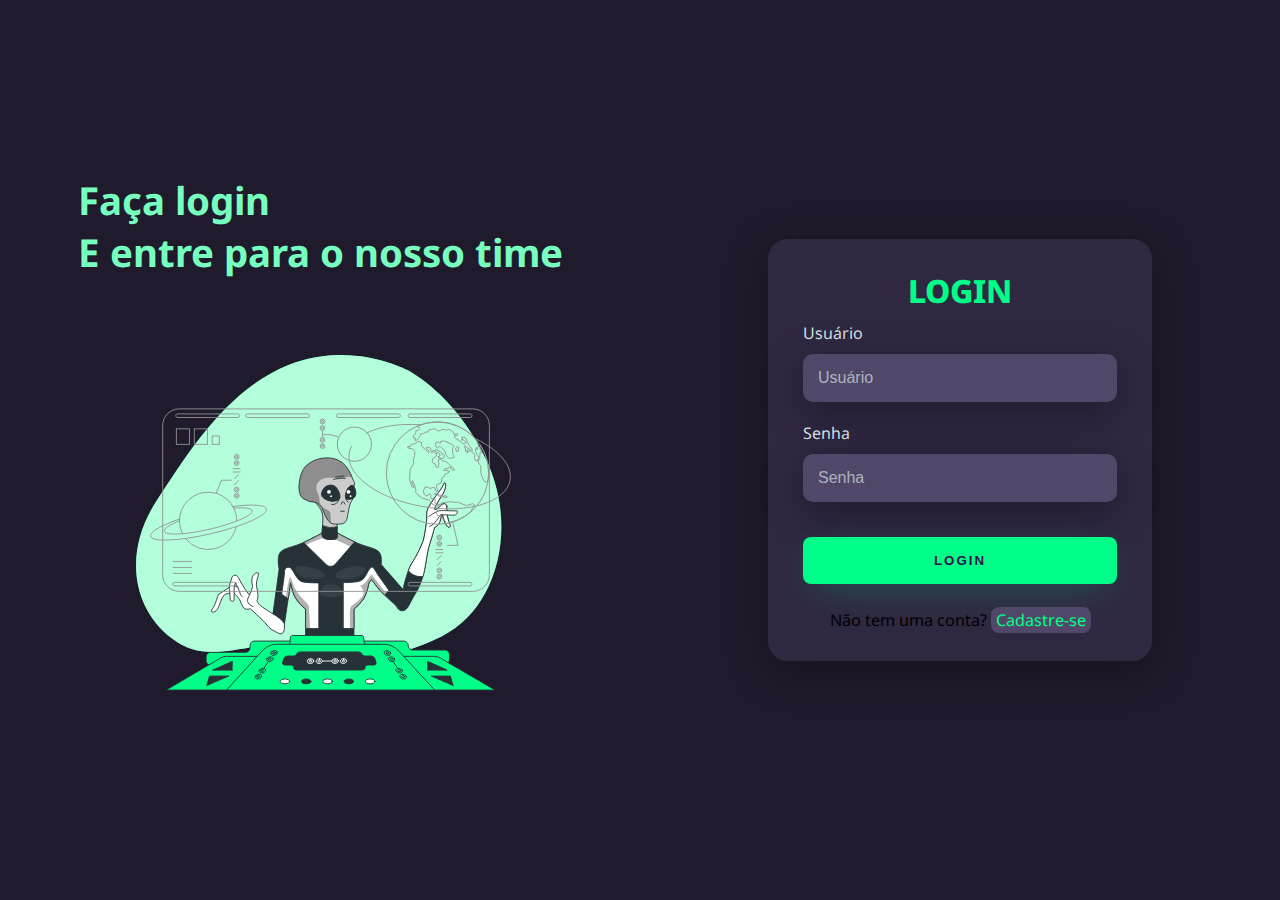
<file: index.html>
<!DOCTYPE html>
<html lang="pt-br">
<head>
    <meta charset="UTF-8">
    <meta http-equiv="X-UA-Compatible" content="IE=edge">
    <meta name="viewport" content="width=device-width, initial-scale=1.0">
    <link rel="stylesheet" href="style.css">
    <title>Login</title>
</head>
<body>
    <div class="main-login">
        <div class="left-login">
            <h1>Faça login<br>E entre para o nosso time</h1>
            <img src="sources/alien-science-animate.svg" class="left-login-image" alt="Alien animação">
        </div>
        <div class="right-login">
            <div class="card-login">
                <h1>LOGIN</h1>
                <div class="textfield">
                    <label for="usuario">Usuário</label>
                    <input type="text" name="usuario" placeholder="Usuário" autocomplete="no">
                </div>
                <div class="textfield">
                    <label for="senha">Senha</label>
                    <input type="password" name="senha" placeholder="Senha" autocomplete="no">
                </div>
                <button class="btn-login"><a href="main-page.html">Login</a></button>
                <label for="cadastro" class="cadastro1">Não tem uma conta? <a href="cadastro.html" class="cadastrar">Cadastre-se</a></label>
            </div>
        </div>
    </div>
</body>
</html>
</file>
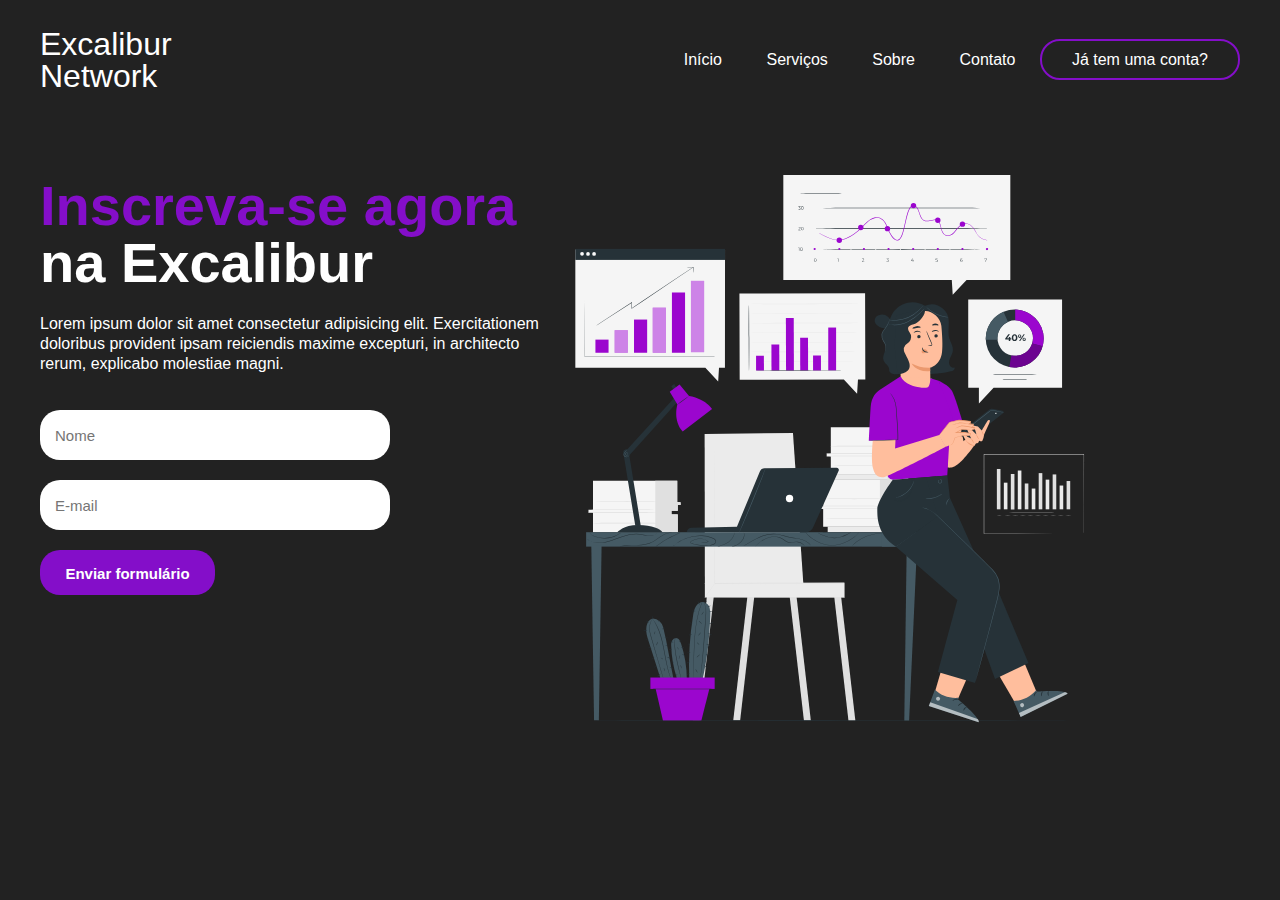
<file: landing-page02/index.html>
<!DOCTYPE html>
<html lang="pt-br">
<head>
    <meta charset="UTF-8">
    <meta http-equiv="X-UA-Compatible" content="IE=edge">
    <meta name="viewport" content="width=device-width, initial-scale=1.0">
    <title>Landing Page</title>
    <link rel="stylesheet" href="styles/style.css">
    <link rel="stylesheet" href="styles/media.css">
</head>
<body>
    <header>
        <div id="title">
            <h1>Excalibur</h1>
            <h1>Network</h1>
        </div>

        <ul>
            <a href="#"><li>Início</li></a>
            <a href="#"><li>Serviços</li></a>
            <a href="#"><li>Sobre</li></a>
            <a href="#"><li>Contato</li></a>
            <a href="#" id="btn-inscrever"><li>Já tem uma conta?</li></a>
        </ul>
    </header>
    <main>
        <aside>
            <h2><span>Inscreva-se agora</span></h2>
            <h2>na Excalibur</h2>

            <p>Lorem ipsum dolor sit amet consectetur adipisicing elit. Exercitationem doloribus provident ipsam reiciendis maxime excepturi, in architecto rerum, explicabo molestiae magni.</p>

            <form action="">
                <input type="text" placeholder="Nome">
                <input type="email" placeholder="E-mail">
                <input type="submit" value="Enviar formulário">
            </form>
        </aside>
        <article>
            <img src="components/images/metrics-animate.svg" alt="desktop-purple">
        </article>
    </main>
    <footer>

    </footer>
</body>
</html>
</file>
<file: style.css>
@charset "UTF-8";

@import url('https://fonts.googleapis.com/css2?family=Noto+Sans:wght@400;700&display=swap');

body {
    margin: 0;
    font-family: 'Noto Sans', sans-serif;
    overflow: hidden;
}

body * {
    box-sizing: border-box;
}

.main-login {
    width: 100vw;
    height: 100vh;
    background: var(--cor1);
    display: flex;
    justify-content: center;
    align-items: center;
}

.left-login {
    width: 50vw;
    height: 100vh;
    display: flex;
    justify-content: center;
    align-items: center;
    flex-direction: column;
}

.left-login > h1 {
    color: var(--cor2);
    font-size: 3vw;
}

.left-login-image {
    width: 35vw;
}

.right-login {
    width: 50vw;
    height: 100vh;
    display: flex;
    justify-content: center;
    align-items: center;
}

.card-login {
    width: 60%;
    display: flex;
    justify-content: center;
    align-items: center;
    flex-direction: column;
    padding: 30px 35px;
    background: var(--bg1);
    border-radius: 20px;
    box-shadow: 0px 10px 40px var(--box-shadow);
}

.card-login > h1 {
    color: var(--card-login);
    font-weight: 800;
    margin: 0;
}

.textfield {
    width: 100%;
    display: flex;
    flex-direction: column;
    align-items: flex-start;
    justify-content: center;
    margin: 10px 0px;
}

.textfield > input {
    width: 100%;
    border: none;
    border-radius: 10px;
    padding: 15px;
    background: var(--bg2);
    color: var(--cor3);
    font-size: 12pt;
    box-shadow: 0px 10px 40px var(--box-shadow);
    outline: none;
    box-sizing: border-box;
}

.textfield > label {
    color: var(--cor3);
    margin-bottom: 10px;
}

.textfield > input::placeholder {
    color: var(--cor4);
}

.btn-login {
    width: 100%;
    padding: 16px 0px;
    margin: 25px;
    border: none;
    border-radius: 8px;
    outline: none;
    text-transform: uppercase;
    font-weight: 800;
    letter-spacing: 2px;
    color: var(--btn-login);
    background: var(--card-login);
    cursor: pointer;
    box-shadow: 0px 10px 40px -12px #00ff8052;
}

.btn-login > a {
    text-decoration: none;
    color: var(--btn-login);
}

@media only screen and (max-width: 950px){
    .card-login {
        width: 85%;
    }
}

@media only screen and (max-width: 600px){
    .main-login {
        flex-direction: column;
    }

    .left-login > h1 {
        display: none;
    }

    .left-login {
        width: 100%;
        height: auto;
    }

    .right-login {
        width: 100%;
        height: auto;
    }

    .left-login-image {
        width: 50vw;
    }

    .card-login {
        width: 90%;
    }
}

.cadastrar {
    padding: 2px 5px;
    border-radius: 8px;
    background: var(--bg2);
    color: var(--card-login);
    text-decoration: none;
}

.cadastrar:hover {
    text-decoration: underline;
    color: #48ffaa;
    padding: 7px;
    transition: 0.6s;
}

.cadastro1 {
    font-size: 1.8vh;
}

:root {
    --cor1: #201b2c;
    --cor2: #77ffc0;
    --cor3: #f0ffffde;
    --cor4: #f0ffff96;

    --card-login: #00ff88;
    --btn-login: #2b134b;

    --bg1: #2f2841;
    --bg2: #514869;

    --box-shadow: #00000056;
}
</file>
<file: landing-page02/styles/style.css>
@charset "UTF-8";

body {
    background-color: rgb(34, 34, 34);
    color: white;
    font-family: Verdana, Geneva, Tahoma, sans-serif;
    max-width: 1200px;
    margin: auto;
    padding: 15px;
  }

  header {
    display: flex;
    flex-direction: row;
    justify-content: space-between;
    align-items: center;
  }

  #title {
    flex-direction: column;
    line-height: 10px;
  }

  li {
    display: inline-block;
    margin: 20px;
  }

  a {
    color: white;
  }

  a:hover {
    color: rgb(132, 14, 201);
    transition: 0.3s all;
  }

  #btn-inscrever {
    border: 2px solid rgb(132, 14, 201);
    padding: 10px;
    border-radius: 20px;
  }

  #btn-inscrever:hover {
    color: white;
    background-color: rgb(132, 14, 201);
    transition: 0.3s;
  }

  h1 {
    font-weight: 200;
  }

  main {
    display: flex;
    flex-direction: row;
    margin-top: 50px;
  }

  h2 {
    font-size: 56px;
    line-height: 10px;
    font-family: Verdana, Geneva, Tahoma, sans-serif;
  }

  span {
    color: rgb(132, 14, 201);
  }

  p {
    line-height: 20px;
    max-width: 500px;
  }

  img {
    width: 580px;
  }

  form {
    display: flex;
    flex-direction: column;
    width: 70%;
  }

  form [type="submit"] {
    height: 45px;
    width: 50%;
    background-color: rgb(132, 14, 201);
    color: white;
    font-weight: bold;
  }

  form [type="submit"]:hover {
    cursor: pointer;
  }

  input {
    margin-top: 20px;
    height: 20px;
    padding: 15px;
    border-radius: 20px;
    border: none;
    font-size: 15px;
  }
</file>
<file: landing-page02/styles/media.css>
@media screen and (max-width: 760px){

    header {
        flex-direction: column;
    }

    main {
        flex-direction: column;
    }

    h2 {
        font-size: 38px;
    }

    form {
        margin: auto;
        width: 100%;
    }

    input{
        align-self: center;
    }

    img {
        display: none;
    }

    ul {
        text-align: center;
    }
}
</file>
